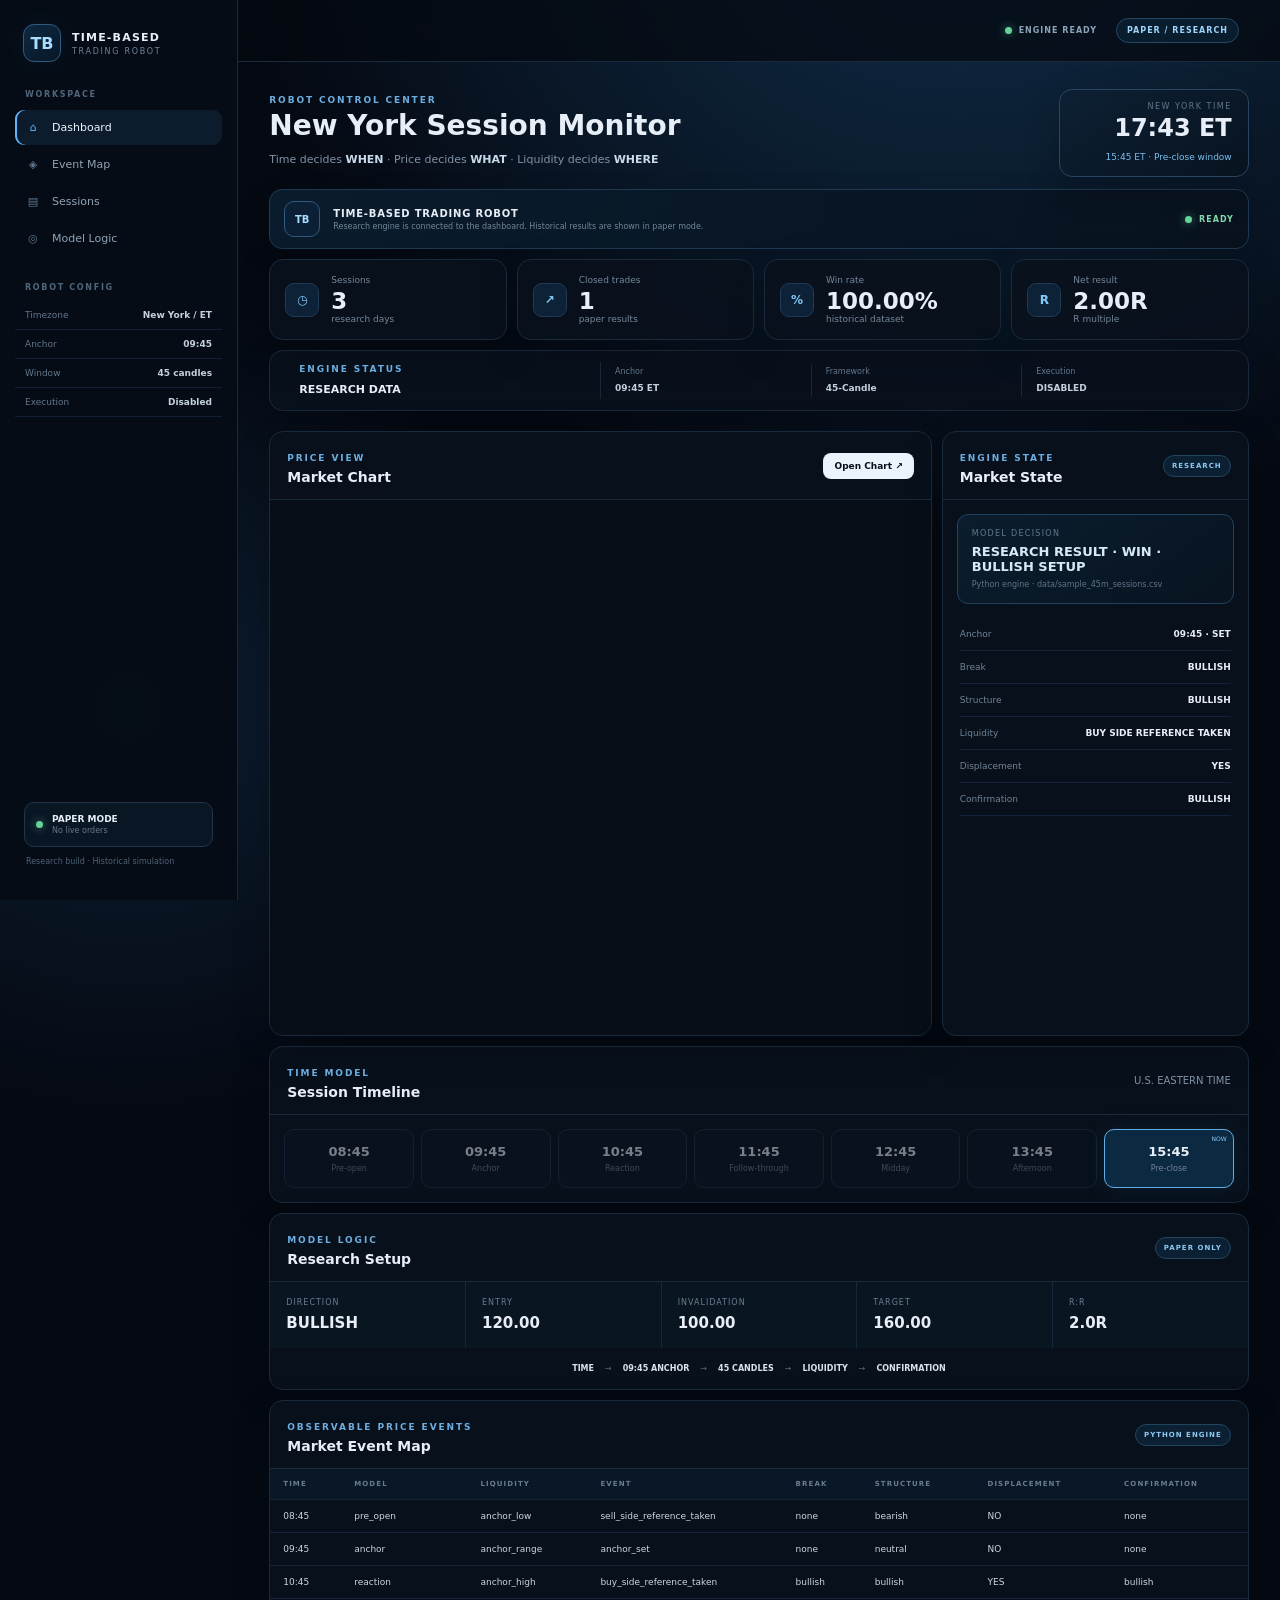
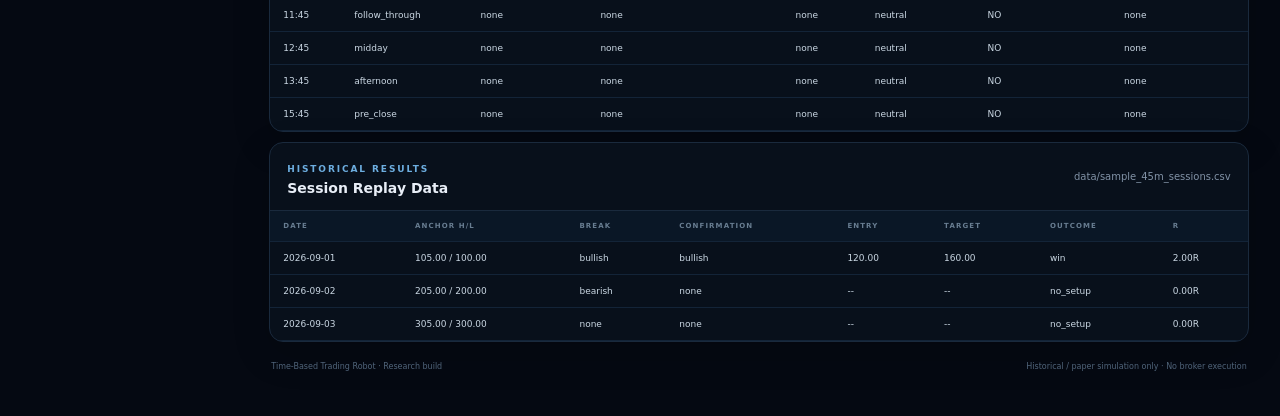
<file: app/index.html>
<!doctype html>
<html lang="en">
<head>
  <meta charset="utf-8">
  <meta name="viewport" content="width=device-width, initial-scale=1">
  <meta name="theme-color" content="#050912">
  <meta name="description" content="Time-Based Trading Robot research and backtesting terminal.">
  <title>Time-Based Trading Robot</title>
  <link rel="stylesheet" href="style.css">
</head>
<body>
  <div class="app-shell">
    <aside class="sidebar">
      <div class="side-brand">
        <div class="brand-mark" aria-hidden="true">TB</div>
        <div>
          <b>TIME-BASED</b>
          <span>TRADING ROBOT</span>
        </div>
      </div>

      <nav class="side-section" aria-label="Workspace">
        <span class="side-label">WORKSPACE</span>
        <a class="side-link active" href="#dashboard"><span>⌂</span> Dashboard</a>
        <a class="side-link" href="#events"><span>◈</span> Event Map</a>
        <a class="side-link" href="#sessions"><span>▤</span> Sessions</a>
        <a class="side-link" href="#logic"><span>◎</span> Model Logic</a>
      </nav>

      <div class="side-section">
        <span class="side-label">ROBOT CONFIG</span>
        <div class="side-stat"><span>Timezone</span><b>New York / ET</b></div>
        <div class="side-stat"><span>Anchor</span><b>09:45</b></div>
        <div class="side-stat"><span>Window</span><b>45 candles</b></div>
        <div class="side-stat"><span>Execution</span><b>Disabled</b></div>
      </div>

      <div class="side-bottom">
        <div class="research-badge">
          <i aria-hidden="true"></i>
          <div><b>PAPER MODE</b><span>No live orders</span></div>
        </div>
        <small>Research build · Historical simulation</small>
      </div>
    </aside>

    <main id="dashboard" class="content">
      <header class="topbar">
        <div class="mobile-brand">
          <div class="brand-mark" aria-hidden="true">TB</div>
          <div><b>Time-Based Robot</b><span>Research Terminal</span></div>
        </div>
        <div class="top-actions">
          <span class="connection"><i aria-hidden="true"></i> ENGINE READY</span>
          <span class="paper-pill">PAPER / RESEARCH</span>
        </div>
      </header>

      <div class="shell">
        <section class="hero-row">
          <div class="hero-copy-block">
            <p class="eyebrow">ROBOT CONTROL CENTER</p>
            <h1>New York Session Monitor</h1>
            <p class="muted">Time decides <b>WHEN</b> · Price decides <b>WHAT</b> · Liquidity decides <b>WHERE</b></p>
          </div>
          <div class="clock-box">
            <span>NEW YORK TIME</span>
            <strong id="clock">--:-- ET</strong>
            <small id="window">--</small>
          </div>
        </section>

        <section class="robot-banner" aria-label="Robot status">
          <div class="robot-avatar" aria-hidden="true">TB</div>
          <div class="robot-copy">
            <strong>TIME-BASED TRADING ROBOT</strong>
            <span>Research engine is connected to the dashboard. Historical results are shown in paper mode.</span>
          </div>
          <div class="robot-state"><i aria-hidden="true"></i><b>READY</b></div>
        </section>

        <section class="kpi-grid" aria-label="Research summary">
          <div class="kpi"><div class="kpi-icon">◷</div><div><span>Sessions</span><strong id="sessionCount">--</strong><small>research days</small></div></div>
          <div class="kpi"><div class="kpi-icon">↗</div><div><span>Closed trades</span><strong id="tradeCount">--</strong><small>paper results</small></div></div>
          <div class="kpi"><div class="kpi-icon">%</div><div><span>Win rate</span><strong id="winRate">--</strong><small>historical dataset</small></div></div>
          <div class="kpi"><div class="kpi-icon">R</div><div><span>Net result</span><strong id="netR">--</strong><small>R multiple</small></div></div>
        </section>

        <section class="signal-strip">
          <div><span class="section-label">ENGINE STATUS</span><b id="engineStatus">RESEARCH DATA</b></div>
          <div class="strip-item"><span>Anchor</span><b>09:45 ET</b></div>
          <div class="strip-item"><span>Framework</span><b>45-Candle</b></div>
          <div class="strip-item"><span>Execution</span><b>DISABLED</b></div>
        </section>

        <section class="main-grid">
          <section class="panel chart-panel">
            <div class="panel-head">
              <div><span class="section-label">PRICE VIEW</span><h2>Market Chart</h2></div>
              <a class="button" href="https://www.tradingview.com/" target="_blank" rel="noreferrer">Open Chart ↗</a>
            </div>
            <div class="chart">
              <div class="tradingview-widget-container">
                <div class="tradingview-widget-container__widget"></div>
              </div>
            </div>
          </section>

          <aside class="panel state-panel">
            <div class="panel-head">
              <div><span class="section-label">ENGINE STATE</span><h2>Market State</h2></div>
              <span class="live-tag">RESEARCH</span>
            </div>
            <div class="state-hero">
              <span>MODEL DECISION</span>
              <strong id="decision">LOADING RESEARCH RESULTS</strong>
              <small id="dataSource">Loading Python research dataset...</small>
            </div>
            <div class="state-list">
              <div><span>Anchor</span><strong id="anchorState">09:45 · SET</strong></div>
              <div><span>Break</span><strong id="breakState">--</strong></div>
              <div><span>Structure</span><strong id="structureState">--</strong></div>
              <div><span>Liquidity</span><strong id="liquidityState">--</strong></div>
              <div><span>Displacement</span><strong id="displacementState">--</strong></div>
              <div><span>Confirmation</span><strong id="confirmationState">--</strong></div>
            </div>
          </aside>
        </section>

        <section class="panel timeline-panel">
          <div class="panel-head"><div><span class="section-label">TIME MODEL</span><h2>Session Timeline</h2></div><span class="muted">U.S. EASTERN TIME</span></div>
          <div id="timeline" class="timeline"></div>
        </section>

        <section id="logic" class="panel setup-panel">
          <div class="panel-head"><div><span class="section-label">MODEL LOGIC</span><h2>Research Setup</h2></div><span class="live-tag">PAPER ONLY</span></div>
          <div class="setup-grid">
            <div><span>Direction</span><strong id="direction">--</strong></div>
            <div><span>Entry</span><strong id="entry">--</strong></div>
            <div><span>Invalidation</span><strong id="invalidation">--</strong></div>
            <div><span>Target</span><strong id="target">--</strong></div>
            <div><span>R:R</span><strong id="rr">2.0R</strong></div>
          </div>
          <div class="formula"><b>TIME</b><span>→</span><b>09:45 ANCHOR</b><span>→</span><b>45 CANDLES</b><span>→</span><b>LIQUIDITY</b><span>→</span><b>CONFIRMATION</b></div>
        </section>

        <section id="events" class="panel">
          <div class="panel-head"><div><span class="section-label">OBSERVABLE PRICE EVENTS</span><h2>Market Event Map</h2></div><span class="live-tag">PYTHON ENGINE</span></div>
          <div class="table-wrap">
            <table>
              <thead><tr><th>Time</th><th>Model</th><th>Liquidity</th><th>Event</th><th>Break</th><th>Structure</th><th>Displacement</th><th>Confirmation</th></tr></thead>
              <tbody id="eventRows"></tbody>
            </table>
          </div>
        </section>

        <section id="sessions" class="panel">
          <div class="panel-head"><div><span class="section-label">HISTORICAL RESULTS</span><h2>Session Replay Data</h2></div><span id="sessionDataLabel" class="muted">Awaiting dataset</span></div>
          <div class="table-wrap">
            <table>
              <thead><tr><th>Date</th><th>Anchor H/L</th><th>Break</th><th>Confirmation</th><th>Entry</th><th>Target</th><th>Outcome</th><th>R</th></tr></thead>
              <tbody id="sessionRows"></tbody>
            </table>
          </div>
        </section>

        <footer>
          <span>Time-Based Trading Robot · Research build</span>
          <span>Historical / paper simulation only · No broker execution</span>
        </footer>
      </div>
    </main>
  </div>

  <script src="https://s3.tradingview.com/external-embedding/embed-widget-advanced-chart.js" async>{"autosize":true,"symbol":"OANDA:NAS100USD","interval":"1","timezone":"America/New_York","theme":"dark","style":"1","locale":"en","allow_symbol_change":true,"calendar":false,"support_host":"https://www.tradingview.com"}</script>
  <script src="app.js"></script>
</body>
</html>
</file>
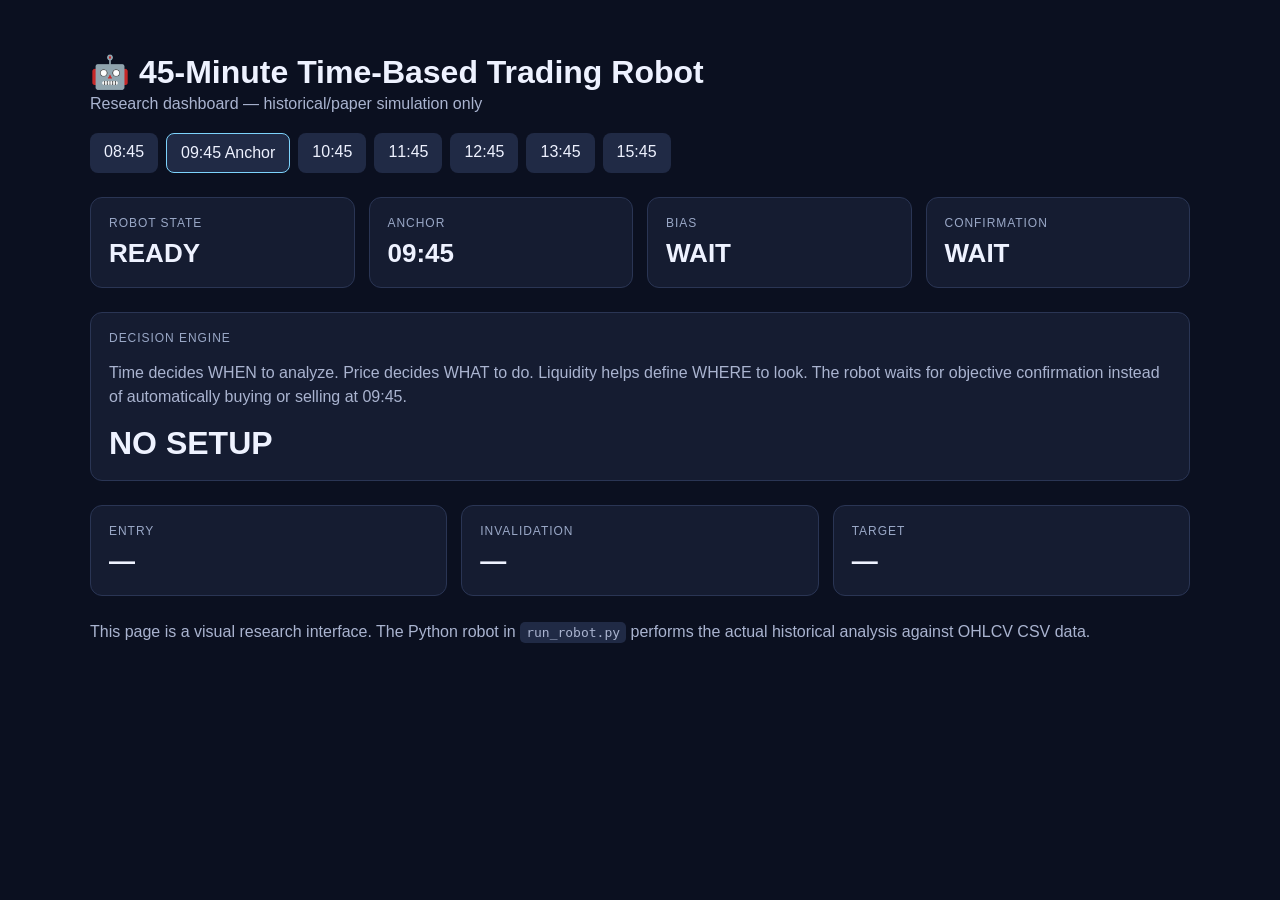
<file: dashboard/index.html>
<!doctype html>
<html lang="en">
<head>
  <meta charset="utf-8">
  <meta name="viewport" content="width=device-width, initial-scale=1">
  <title>45-Minute Time-Based Robot</title>
  <style>
    body { margin: 0; font-family: Arial, sans-serif; background: #0b1020; color: #eef2ff; }
    .wrap { max-width: 1100px; margin: auto; padding: 32px 20px; }
    h1 { margin-bottom: 4px; }
    .sub { color: #aab4d0; }
    .grid { display: grid; grid-template-columns: repeat(auto-fit,minmax(180px,1fr)); gap: 14px; margin: 24px 0; }
    .card { background: #151c31; border: 1px solid #2a3554; border-radius: 12px; padding: 18px; }
    .label { color: #9aa8c7; font-size: 12px; text-transform: uppercase; letter-spacing: .08em; }
    .value { font-size: 26px; font-weight: 700; margin-top: 8px; }
    .timeline { display: flex; gap: 8px; flex-wrap: wrap; margin: 20px 0; }
    .time { padding: 10px 14px; border-radius: 8px; background: #202a45; }
    .active { border: 1px solid #7dd3fc; }
    .signal { font-size: 32px; font-weight: 700; }
    .note { color: #aab4d0; line-height: 1.5; }
    code { background: #202a45; padding: 3px 6px; border-radius: 5px; }
  </style>
</head>
<body>
  <main class="wrap">
    <h1>🤖 45-Minute Time-Based Trading Robot</h1>
    <div class="sub">Research dashboard — historical/paper simulation only</div>

    <div class="timeline">
      <div class="time">08:45</div><div class="time active">09:45 Anchor</div><div class="time">10:45</div>
      <div class="time">11:45</div><div class="time">12:45</div><div class="time">13:45</div><div class="time">15:45</div>
    </div>

    <section class="grid">
      <div class="card"><div class="label">Robot state</div><div class="value">READY</div></div>
      <div class="card"><div class="label">Anchor</div><div class="value">09:45</div></div>
      <div class="card"><div class="label">Bias</div><div class="value" id="bias">WAIT</div></div>
      <div class="card"><div class="label">Confirmation</div><div class="value" id="confirmation">WAIT</div></div>
    </section>

    <section class="card">
      <div class="label">Decision engine</div>
      <p class="note">Time decides WHEN to analyze. Price decides WHAT to do. Liquidity helps define WHERE to look. The robot waits for objective confirmation instead of automatically buying or selling at 09:45.</p>
      <div class="signal" id="signal">NO SETUP</div>
    </section>

    <section class="grid">
      <div class="card"><div class="label">Entry</div><div class="value" id="entry">—</div></div>
      <div class="card"><div class="label">Invalidation</div><div class="value" id="stop">—</div></div>
      <div class="card"><div class="label">Target</div><div class="value" id="target">—</div></div>
    </section>

    <p class="note">This page is a visual research interface. The Python robot in <code>run_robot.py</code> performs the actual historical analysis against OHLCV CSV data.</p>
  </main>
  <script>
    // Demo state only. Real values come from the Python backtester.
    const demo = { bias: 'WAIT', confirmation: 'WAIT', signal: 'NO SETUP' };
    document.getElementById('bias').textContent = demo.bias;
    document.getElementById('confirmation').textContent = demo.confirmation;
    document.getElementById('signal').textContent = demo.signal;
  </script>
</body>
</html>
</file>
<file: app/style.css>
:root{font-family:Inter,ui-sans-serif,system-ui,-apple-system,BlinkMacSystemFont,"Segoe UI",sans-serif;color:#e8eef7;background:#050912;--bg:#050912;--panel:#0a111c;--panel2:#08131f;--line:#1a2a3d;--muted:#8192a6;--accent:#63b4ff;--accent2:#9ed5fa;--good:#65d39a;--warning:#f1c56b}*{box-sizing:border-box}html{scroll-behavior:smooth}body{margin:0;background:radial-gradient(circle at 75% -10%,#123250 0,transparent 31%),radial-gradient(circle at 10% 35%,#0c1e31 0,transparent 24%),var(--bg);min-height:100vh}.app-shell{display:flex;min-height:100vh}.sidebar{position:fixed;inset:0 auto 0 0;width:238px;padding:22px 15px;display:flex;flex-direction:column;background:rgba(6,13,22,.97);border-right:1px solid var(--line);z-index:30}.side-brand{display:flex;align-items:center;gap:11px;padding:2px 8px 28px}.side-brand b{display:block;font-size:11px;letter-spacing:1.2px}.side-brand span{display:block;color:#71849a;font-size:8px;letter-spacing:1.7px;margin-top:3px}.brand-mark{width:38px;height:38px;border:1px solid #315a80;border-radius:11px;display:grid;place-items:center;font-weight:900;color:#a9dcff;background:linear-gradient(145deg,#0d2942,#091725);box-shadow:0 0 24px rgba(74,158,222,.08)}.side-section{margin-bottom:25px}.side-label{display:block;color:#50667d;font-size:8px;letter-spacing:1.7px;font-weight:900;padding:0 10px 9px}.side-link{display:flex;align-items:center;gap:11px;color:#91a3b6;text-decoration:none;padding:11px 10px;border-radius:9px;font-size:11px;margin:2px 0;transition:.18s ease}.side-link span{width:16px;text-align:center;color:#5d7791}.side-link:hover,.side-link.active{color:#eaf5ff;background:#0c1c2d}.side-link.active{box-shadow:inset 2px 0 0 var(--accent)}.side-link.active span{color:var(--accent)}.side-stat{display:flex;justify-content:space-between;gap:10px;padding:9px 10px;border-bottom:1px solid #112033;font-size:9px}.side-stat span{color:#63778c}.side-stat b{color:#c4d1de;font-size:9px}.side-bottom{margin-top:auto;padding:12px 9px}.research-badge{display:flex;gap:9px;align-items:center;padding:11px;border:1px solid #21354a;background:#091624;border-radius:10px}.research-badge i,.connection i,.robot-state i{width:7px;height:7px;border-radius:50%;display:block;background:var(--good);box-shadow:0 0 10px rgba(101,211,154,.6)}.research-badge b{display:block;font-size:9px}.research-badge span{display:block;color:#65798e;font-size:8px;margin-top:2px}.side-bottom small{display:block;color:#506276;font-size:8px;padding:10px 2px 0}.content{width:calc(100% - 238px);margin-left:238px}.topbar{height:62px;display:flex;align-items:center;justify-content:space-between;padding:0 3.2vw;background:rgba(5,9,16,.72);backdrop-filter:blur(16px);border-bottom:1px solid var(--line);position:sticky;top:0;z-index:20}.mobile-brand{display:none}.top-actions{display:flex;align-items:center;gap:9px;margin-left:auto}.connection,.paper-pill{font-size:8px;font-weight:900;letter-spacing:1px;padding:7px 10px;border-radius:999px}.connection{display:flex;align-items:center;gap:7px;color:#8ca3b8}.paper-pill{color:#9ed5fa;background:#0a1d2f;border:1px solid #254764}.shell{width:min(1500px,94%);margin:0 auto;padding:27px 0 45px}.hero-row{display:flex;justify-content:space-between;align-items:end;gap:25px;margin-bottom:12px}.eyebrow,.section-label{margin:0;color:#6daee0;font-size:9px;letter-spacing:1.9px;font-weight:900}.hero-row h1{font-size:28px;line-height:1.1;margin:6px 0}.hero-copy-block .muted{font-size:11px}.hero-copy-block .muted b{color:#c8d9e9}.muted{color:var(--muted);font-size:10px}.clock-box{min-width:190px;padding:12px 16px;background:linear-gradient(145deg,#0d2034,#08131f);border:1px solid #29455f;border-radius:13px;text-align:right;box-shadow:0 12px 35px rgba(0,0,0,.2)}.clock-box span{display:block;color:#60758a;font-size:8px;letter-spacing:1.5px}.clock-box strong{display:block;font-size:24px;margin:3px 0}.clock-box small{color:#79bff1;font-size:9px}.robot-banner{display:flex;align-items:center;gap:13px;padding:11px 14px;margin-bottom:10px;border:1px solid #1e3a52;border-radius:13px;background:linear-gradient(90deg,rgba(10,28,45,.98),rgba(8,18,30,.94));box-shadow:0 10px 30px rgba(0,0,0,.14)}.robot-avatar{width:36px;height:36px;border-radius:10px;display:grid;place-items:center;border:1px solid #315a80;background:#0b2034;color:#a9dcff;font-size:10px;font-weight:900;flex:0 0 auto}.robot-copy{min-width:0;display:flex;flex-direction:column;gap:3px}.robot-copy strong{font-size:10px;letter-spacing:.8px}.robot-copy span{font-size:8px;color:#71869a;white-space:nowrap;overflow:hidden;text-overflow:ellipsis}.robot-state{margin-left:auto;display:flex;align-items:center;gap:7px;color:#86d8ac;font-size:8px;letter-spacing:1px}.kpi-grid{display:grid;grid-template-columns:repeat(4,1fr);gap:10px;margin-bottom:10px}.kpi,.panel,.signal-strip{background:rgba(9,17,29,.92);border:1px solid var(--line);border-radius:14px;box-shadow:0 12px 38px rgba(0,0,0,.16)}.kpi{padding:15px;display:flex;align-items:center;gap:12px;transition:.18s ease}.kpi:hover{border-color:#274764;transform:translateY(-1px)}.kpi-icon{width:34px;height:34px;display:grid;place-items:center;border-radius:9px;background:#0d2236;border:1px solid #1d3b57;color:#83c9fa;font-size:12px;font-weight:900}.kpi span,.kpi small{display:block;color:#74879a;font-size:9px}.kpi strong{display:block;font-size:23px;margin:3px 0 0}.signal-strip{display:grid;grid-template-columns:1.5fr 1fr 1fr 1fr;margin-bottom:10px;padding:11px 15px;align-items:center}.signal-strip>div{padding:2px 14px;border-right:1px solid #17283a}.signal-strip>div:last-child{border-right:0}.signal-strip .section-label{display:block;margin-bottom:4px}.signal-strip>div:first-child b{font-size:11px}.strip-item span{color:#63778c;font-size:8px;display:block}.strip-item b{font-size:9px;color:#c2d0dd}.main-grid{display:grid;grid-template-columns:minmax(0,2.05fr) minmax(300px,.95fr);gap:10px}.panel{overflow:hidden;margin-top:10px}.panel-head{padding:14px 17px;display:flex;justify-content:space-between;align-items:center;gap:15px;border-bottom:1px solid var(--line)}.panel-head h2{margin:4px 0 0;font-size:14px}.button{display:inline-block;background:#eaf4fc;color:#07111c;text-decoration:none;padding:8px 11px;border-radius:8px;font-size:9px;font-weight:900;transition:.18s ease}.button:hover{transform:translateY(-1px);box-shadow:0 7px 20px rgba(100,180,240,.12)}.chart{height:535px;padding:0;background:#070e17}.tradingview-widget-container,.tradingview-widget-container__widget{height:100%;width:100%}.state-hero{margin:14px;padding:14px;border:1px solid #22435f;background:linear-gradient(145deg,#0b1d2e,#081420);border-radius:11px}.state-hero span{display:block;color:#61788f;font-size:8px;letter-spacing:1.3px}.state-hero strong{display:block;font-size:13px;margin:6px 0;color:#d7e8f6}.state-hero small{display:block;color:#5e7489;font-size:8px;overflow:hidden;text-overflow:ellipsis;white-space:nowrap}.state-list{padding:0 17px 8px}.state-list>div{display:flex;justify-content:space-between;align-items:center;padding:11px 0;border-bottom:1px solid #132438}.state-list span{color:#718499;font-size:9px}.state-list strong{font-size:9px;text-transform:uppercase}.live-tag{font-size:7px;letter-spacing:1px;font-weight:900;color:#8cc9f3;background:#0b2032;border:1px solid #23445d;padding:6px 8px;border-radius:999px}.timeline{display:grid;grid-template-columns:repeat(7,1fr);gap:7px;padding:14px}.time{position:relative;padding:14px 6px;text-align:center;border:1px solid #1c334a;border-radius:10px;background:#08131f;transition:.2s}.time strong{display:block;font-size:13px}.time span{display:block;margin-top:5px;color:#718499;font-size:8px}.time.active{border-color:#5faee5;background:#0c2942;box-shadow:0 0 24px rgba(76,157,218,.11)}.time.active:after{content:'NOW';position:absolute;top:5px;right:6px;font-size:6px;color:#8dccf7}.time.past{opacity:.5}.setup-grid{display:grid;grid-template-columns:repeat(5,1fr);gap:1px;background:#15283b}.setup-grid>div{padding:16px;background:#091521}.setup-grid span{display:block;color:#687d91;font-size:8px;text-transform:uppercase;letter-spacing:1px;margin-bottom:6px}.setup-grid strong{font-size:15px}.formula{display:flex;justify-content:center;align-items:center;gap:11px;flex-wrap:wrap;padding:16px;color:#8ea5b9;font-size:8px}.formula b{color:#d7e4ef}.formula span{color:#4d708d}.table-wrap{overflow:auto}table{width:100%;border-collapse:collapse;min-width:800px}th,td{padding:11px 13px;text-align:left;border-bottom:1px solid #132438;font-size:9px}th{background:#0a1726;color:#687d91;font-size:7px;letter-spacing:1.1px;text-transform:uppercase;position:sticky;top:0}td{color:#cbd8e4}tbody tr:hover{background:#0b1a2a}footer{display:flex;justify-content:space-between;padding:20px 2px 0;color:#50647a;font-size:8px}@media(max-width:1050px){.sidebar{width:70px;padding:18px 9px}.side-brand{justify-content:center;padding-bottom:22px}.side-brand>div:last-child,.side-section,.side-bottom small,.research-badge div{display:none}.content{width:calc(100% - 70px);margin-left:70px}.side-bottom{padding:0}.research-badge{justify-content:center}.main-grid{grid-template-columns:1fr}.kpi-grid{grid-template-columns:repeat(2,1fr)}.timeline{grid-template-columns:repeat(4,1fr)}}@media(max-width:700px){.sidebar{display:none}.content{width:100%;margin-left:0}.mobile-brand{display:flex;align-items:center;gap:9px;font-size:11px}.mobile-brand>div:last-child{display:flex;flex-direction:column;gap:2px}.mobile-brand span{font-size:7px;color:#62778d;letter-spacing:1px;text-transform:uppercase}.mobile-brand .brand-mark{width:30px;height:30px}.top-actions .connection{display:none}.topbar{padding:0 4vw}.shell{width:92%}.hero-row{align-items:stretch;flex-direction:column}.hero-row h1{font-size:23px}.clock-box{text-align:left}.robot-banner{align-items:flex-start}.robot-copy span{white-space:normal;line-height:1.45}.robot-state{display:none}.kpi-grid{grid-template-columns:1fr 1fr}.signal-strip{grid-template-columns:1fr 1fr;gap:8px}.signal-strip>div{border-right:0}.timeline{grid-template-columns:repeat(2,1fr)}.setup-grid{grid-template-columns:repeat(2,1fr)}.chart{height:420px}footer{flex-direction:column;gap:7px}}@media(max-width:430px){.kpi-grid{grid-template-columns:1fr}.signal-strip{grid-template-columns:1fr}.timeline{grid-template-columns:1fr 1fr}.top-actions .paper-pill{font-size:7px;padding:6px 8px}.clock-box strong{font-size:21px}}
</file>
